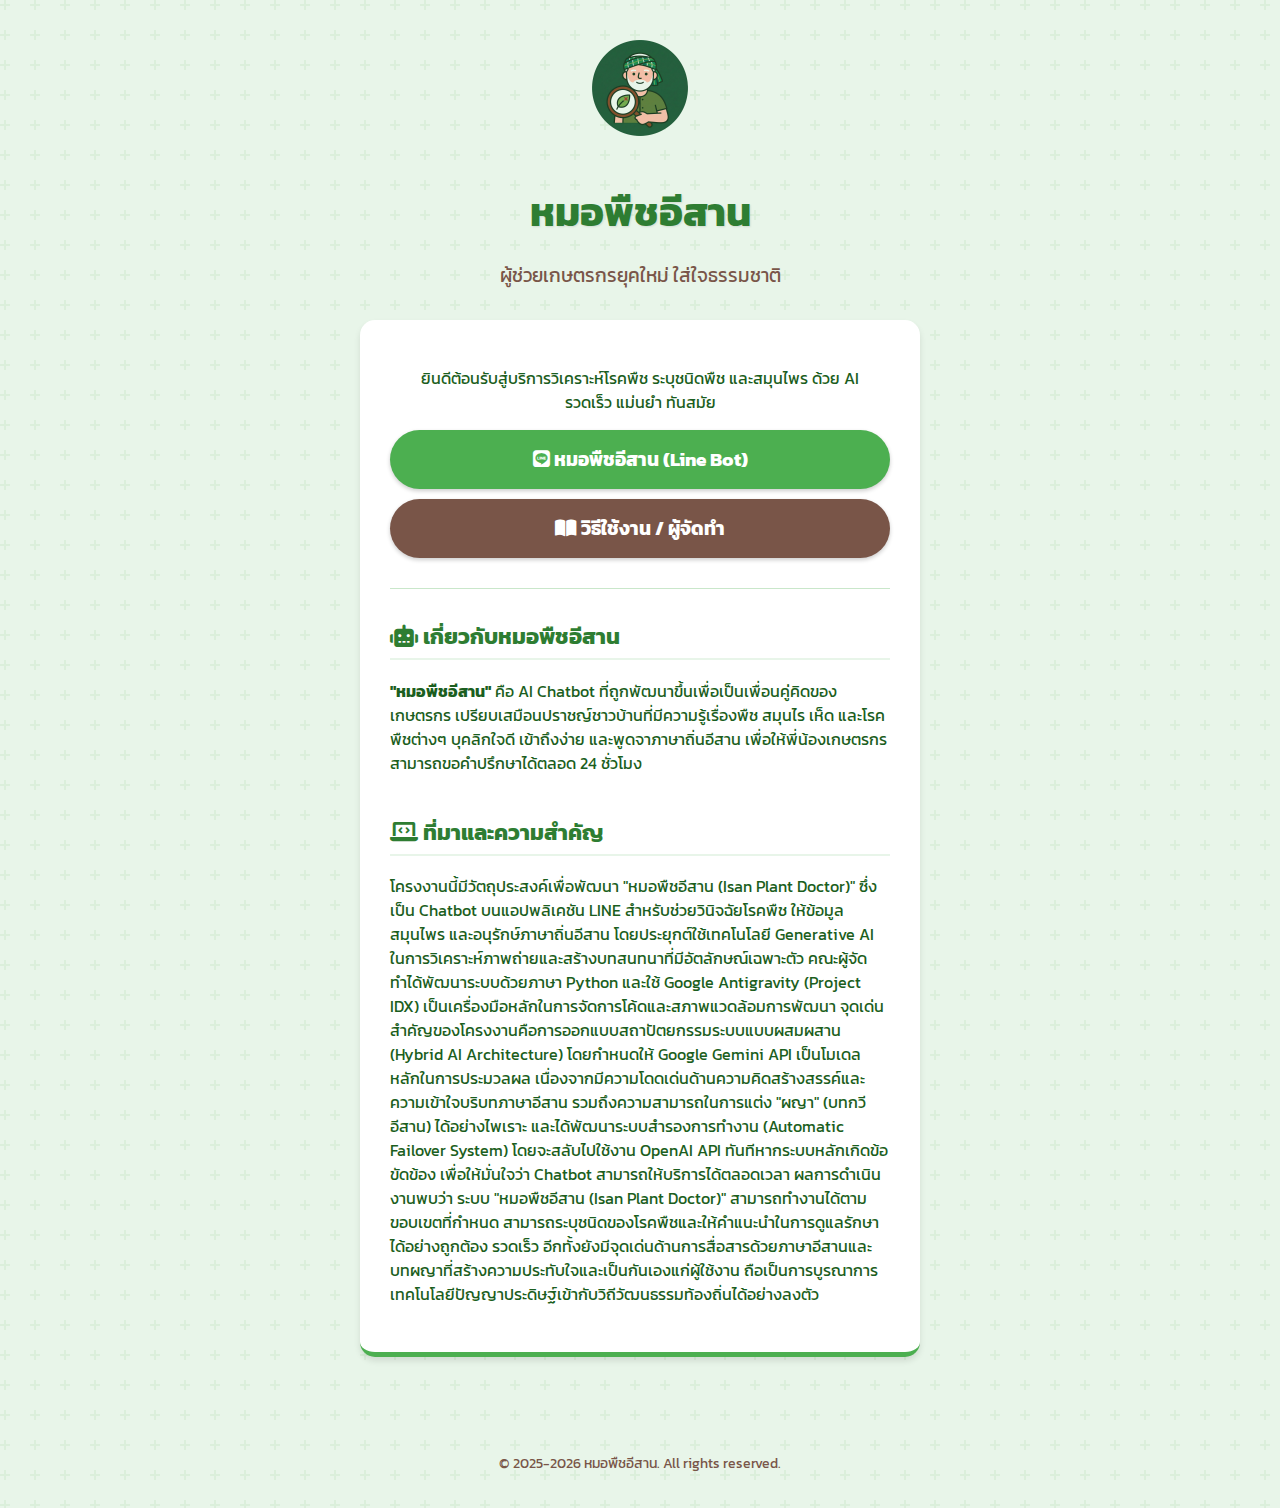
<file: index.html>
<!DOCTYPE html>
<html lang="th">

<head>
    <meta charset="UTF-8">
    <meta name="viewport" content="width=device-width, initial-scale=1.0">
    <title>หมอพืชอีสาน - Line Bot</title>
    <link href="https://fonts.googleapis.com/css2?family=Kanit:wght@300;400;600&display=swap" rel="stylesheet">
    <link rel="stylesheet" href="static/css/style.css">
    <link rel="stylesheet" href="https://cdnjs.cloudflare.com/ajax/libs/font-awesome/6.0.0/css/all.min.css">
</head>

<body>
    <div class="container">
        <header>
            <div class="icon">
                <img src="static/app_logo.png" alt="หมอพืชอีสาน Logo" width="96" height="96">
            </div>
            <h1>หมอพืชอีสาน</h1>
            <p class="subtitle">ผู้ช่วยเกษตรกรยุคใหม่ ใส่ใจธรรมชาติ</p>
        </header>

        <main class="card">
            <p>ยินดีต้อนรับสู่บริการวิเคราะห์โรคพืช ระบุชนิดพืช และสมุนไพร ด้วย AI <br> รวดเร็ว แม่นยำ ทันสมัย</p>

            <a href="https://line.me/R/ti/p/@375ydkow" class="btn">
                <i class="fab fa-line"></i> หมอพืชอีสาน (Line Bot)
            </a>

            <a href="manual.html" class="btn btn-secondary">
                <i class="fas fa-book-open"></i> วิธีใช้งาน / ผู้จัดทำ
            </a>

            <div class="divider"></div>

            <div class="content-box">
                <h2><i class="fas fa-robot"></i> เกี่ยวกับหมอพืชอีสาน</h2>
                <p><strong>"หมอพืชอีสาน"</strong> คือ AI Chatbot ที่ถูกพัฒนาขึ้นเพื่อเป็นเพื่อนคู่คิดของเกษตรกร
                    เปรียบเสมือนปราชญ์ชาวบ้านที่มีความรู้เรื่องพืช สมุนไร เห็ด และโรคพืชต่างๆ บุคลิกใจดี เข้าถึงง่าย
                    และพูดจาภาษาถิ่นอีสาน เพื่อให้พี่น้องเกษตรกรสามารถขอคำปรึกษาได้ตลอด 24 ชั่วโมง</p>
            </div>

            <br>

            <div class="content-box">
                <h2><i class="fas fa-laptop-code"></i> ที่มาและความสำคัญ</h2>
                <p>โครงงานนี้มีวัตถุประสงค์เพื่อพัฒนา "หมอพืชอีสาน (Isan
                    Plant Doctor)" ซึ่งเป็น Chatbot บนแอปพลิเคชัน LINE สำหรับช่วยวินิจฉัยโรคพืช ให้ข้อมูลสมุนไพร
                    และอนุรักษ์ภาษาถิ่นอีสาน โดยประยุกต์ใช้เทคโนโลยี
                    Generative AI ในการวิเคราะห์ภาพถ่ายและสร้างบทสนทนาที่มีอัตลักษณ์เฉพาะตัว
                    คณะผู้จัดทำได้พัฒนาระบบด้วยภาษา Python และใช้ Google Antigravity (Project IDX)
                    เป็นเครื่องมือหลักในการจัดการโค้ดและสภาพแวดล้อมการพัฒนา
                    จุดเด่นสำคัญของโครงงานคือการออกแบบสถาปัตยกรรมระบบแบบผสมผสาน (Hybrid AI Architecture) โดยกำหนดให้
                    Google Gemini API เป็นโมเดลหลักในการประมวลผล
                    เนื่องจากมีความโดดเด่นด้านความคิดสร้างสรรค์และความเข้าใจบริบทภาษาอีสาน รวมถึงความสามารถในการแต่ง
                    "ผญา" (บทกวีอีสาน)
                    ได้อย่างไพเราะ และได้พัฒนาระบบสำรองการทำงาน (Automatic Failover System) โดยจะสลับไปใช้งาน OpenAI API
                    ทันทีหากระบบหลักเกิดข้อขัดข้อง เพื่อให้มั่นใจว่า Chatbot สามารถให้บริการได้ตลอดเวลา
                    ผลการดำเนินงานพบว่า ระบบ "หมอพืชอีสาน (Isan Plant Doctor)" สามารถทำงานได้ตามขอบเขตที่กำหนด
                    สามารถระบุชนิดของโรคพืชและให้คำแนะนำในการดูแลรักษาได้อย่างถูกต้อง รวดเร็ว
                    อีกทั้งยังมีจุดเด่นด้านการสื่อสารด้วยภาษาอีสานและบทผญาที่สร้างความประทับใจและเป็นกันเองแก่ผู้ใช้งาน
                    ถือเป็นการบูรณาการเทคโนโลยีปัญญาประดิษฐ์เข้ากับวิถีวัฒนธรรมท้องถิ่นได้อย่างลงตัว
                </p>
            </div>
        </main>
    </div>

    <footer>
        <p>&copy; 2025-2026 หมอพืชอีสาน. All rights reserved.</p>
    </footer>
</body>

</html>
</file>
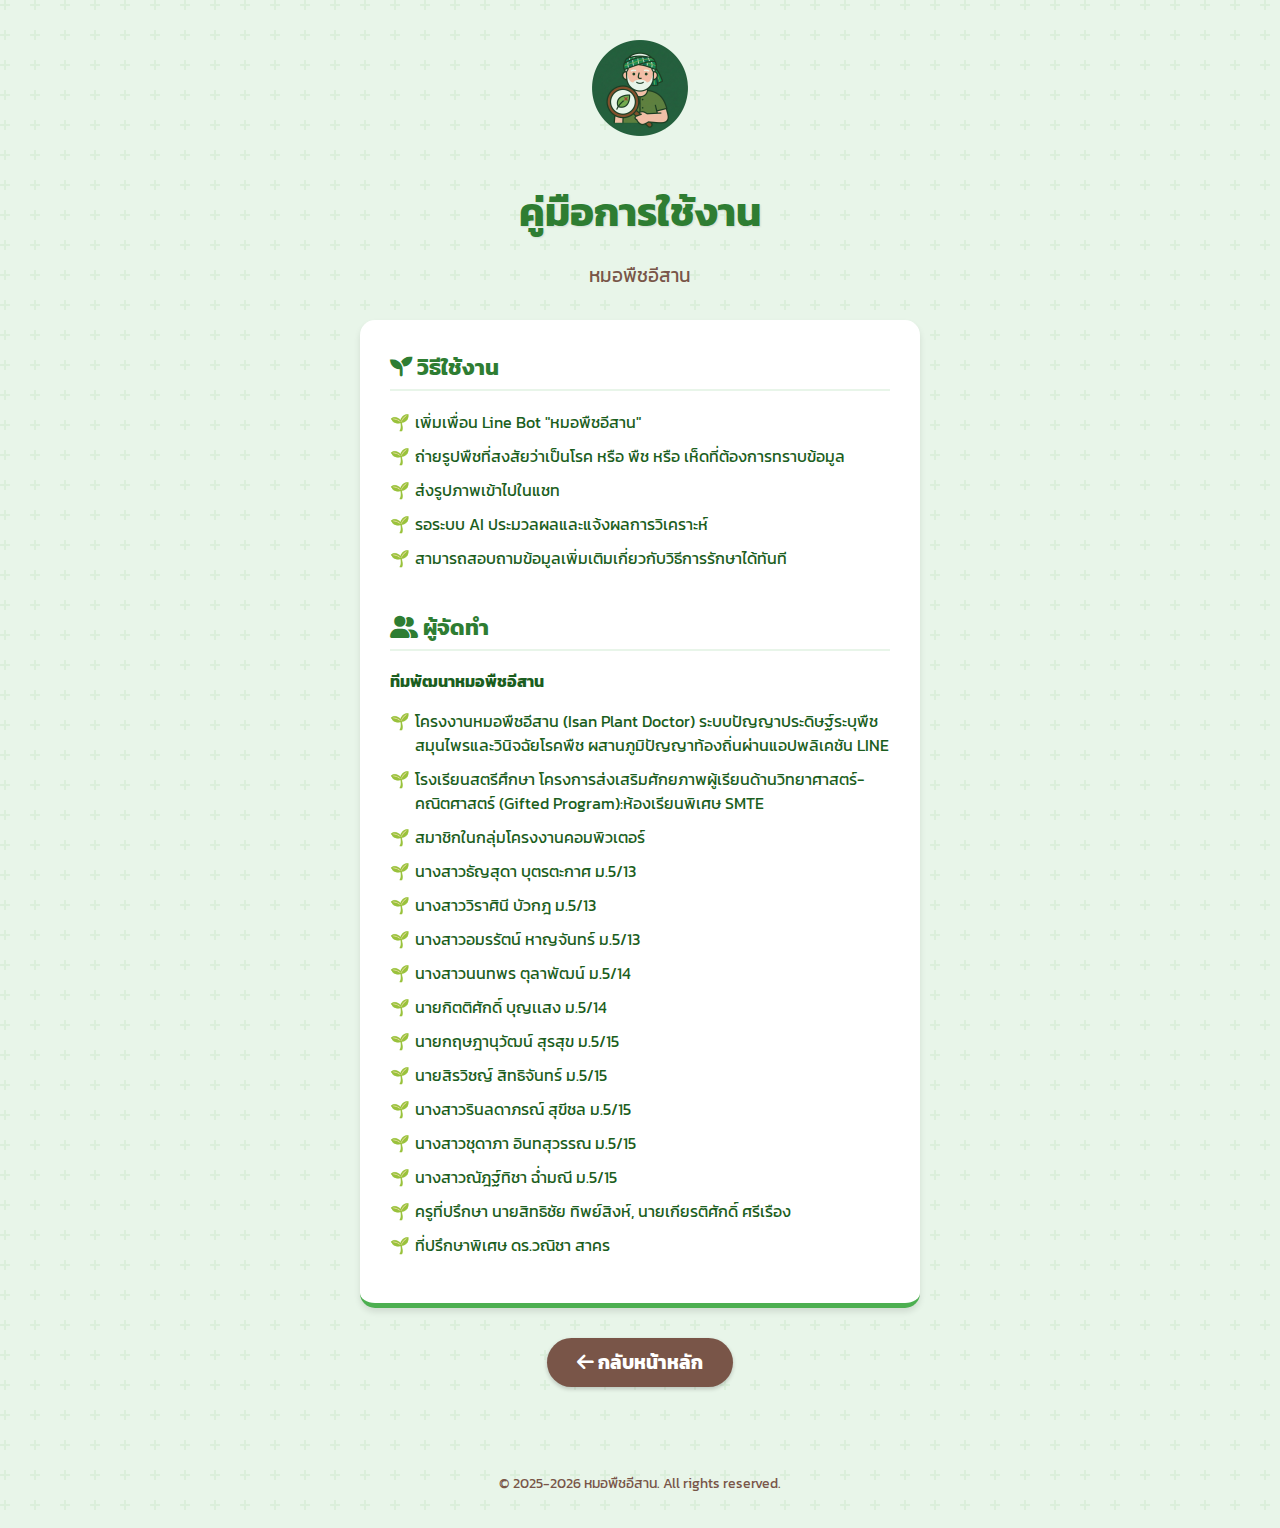
<file: manual.html>
<!DOCTYPE html>
<html lang="th">

<head>
    <meta charset="UTF-8">
    <meta name="viewport" content="width=device-width, initial-scale=1.0">
    <title>วิธีใช้งาน - หมอพืชอีสาน</title>
    <link href="https://fonts.googleapis.com/css2?family=Kanit:wght@300;400;600&display=swap" rel="stylesheet">
    <link rel="stylesheet" href="static/css/style.css">
    <link rel="stylesheet" href="https://cdnjs.cloudflare.com/ajax/libs/font-awesome/6.0.0/css/all.min.css">
</head>

<body>
    <div class="container">
        <header>
            <div class="icon">
                <img src="static/app_logo.png" alt="หมอพืชอีสาน Logo" width="96" height="96">
            </div>
            <h1>คู่มือการใช้งาน</h1>
            <p class="subtitle">หมอพืชอีสาน</p>
        </header>

        <main class="card content-box">
            <h2><i class="fas fa-seedling"></i> วิธีใช้งาน</h2>
            <ul>
                <li>เพิ่มเพื่อน Line Bot "หมอพืชอีสาน"</li>
                <li>ถ่ายรูปพืชที่สงสัยว่าเป็นโรค หรือ พืช หรือ เห็ดที่ต้องการทราบข้อมูล</li>
                <li>ส่งรูปภาพเข้าไปในแชท</li>
                <li>รอระบบ AI ประมวลผลและแจ้งผลการวิเคราะห์</li>
                <li>สามารถสอบถามข้อมูลเพิ่มเติมเกี่ยวกับวิธีการรักษาได้ทันที</li>
            </ul>

            <br>

            <h2><i class="fas fa-user-friends"></i> ผู้จัดทำ</h2>
            <p><strong>ทีมพัฒนาหมอพืชอีสาน</strong></p>
            <ul>
                <li>โครงงานหมอพืชอีสาน (Isan Plant Doctor) ระบบปัญญาประดิษฐ์ระบุพืชสมุนไพรและวินิจฉัยโรคพืช
                    ผสานภูมิปัญญาท้องถิ่นผ่านแอปพลิเคชัน LINE
                </li>
                <li>โรงเรียนสตรีศึกษา โครงการส่งเสริมศักยภาพผู้เรียนด้านวิทยาศาสตร์-คณิตศาสตร์ (Gifted
                    Program):ห้องเรียนพิเศษ SMTE </li>
                <li>สมาชิกในกลุ่มโครงงานคอมพิวเตอร์</li>
                <li>นางสาวธัญสุดา บุตรตะกาศ ม.5/13</li>
                <li>นางสาววิราศินี บัวกฎ ม.5/13</li>
                <li>นางสาวอมรรัตน์ หาญจันทร์ ม.5/13</li>
                <li>นางสาวนนทพร ตุลาพัฒน์ ม.5/14</li>
                <li>นายกิตติศักดิ์ บุญเเสง ม.5/14</li>
                <li>นายกฤษฎานุวัฒน์ สุรสุข ม.5/15</li>
                <li>นายสิรวิชญ์ สิทธิจันทร์ ม.5/15</li>
                <li>นางสาวรินลดาภรณ์ สุขีชล ม.5/15</li>
                <li>นางสาวชุดาภา อินทสุวรรณ ม.5/15</li>
                <li>นางสาวณัฎฐ์ทิชา ฉ่ำมณี ม.5/15</li>
                <li>ครูที่ปรึกษา นายสิทธิชัย ทิพย์สิงห์, นายเกียรติศักดิ์ ศรีเรือง</li>
                <li>ที่ปรึกษาพิเศษ ดร.วณิชา สาคร</li>
            </ul>
        </main>

        <div style="text-align: center; margin-top: 20px;">
            <a href="index.html" class="btn btn-secondary"
                style="display: inline-block; width: auto; padding: 10px 30px;">
                <i class="fas fa-arrow-left"></i> กลับหน้าหลัก
            </a>
        </div>
    </div>

    <footer>
        <p>&copy; 2025-2026 หมอพืชอีสาน. All rights reserved.</p>
    </footer>
</body>

</html>
</file>
<file: static/css/style.css>
:root {
    --primary-green: #2e7d32;
    --secondary-green: #4caf50;
    --light-green: #e8f5e9;
    --earth-brown: #795548;
    --text-color: #1b5e20;
    --white: #ffffff;
}

body {
    font-family: 'Kanit', sans-serif;
    margin: 0;
    padding: 0;
    background-color: var(--light-green);
    color: var(--text-color);
    display: flex;
    flex-direction: column;
    min-height: 100vh;
    background-image: url('data:image/svg+xml,%3Csvg width="60" height="60" viewBox="0 0 60 60" xmlns="http://www.w3.org/2000/svg"%3E%3Cg fill="none" fill-rule="evenodd"%3E%3Cg fill="%23a5d6a7" fill-opacity="0.2"%3E%3Cpath d="M36 34v-4h-2v4h-4v2h4v4h2v-4h4v-2h-4zm0-30V0h-2v4h-4v2h4v4h2V6h4V4h-4zM6 34v-4H4v4H0v2h4v4h2v-4h4v-2H6zM6 4V0H4v4H0v2h4v4h2V6h4V4H6z"/%3E%3C/g%3E%3C/g%3E%3C/svg%3E');
}

.container {
    max-width: 600px;
    margin: 0 auto;
    padding: 40px 20px;
    text-align: center;
    flex: 1;
    width: 100%;
    box-sizing: border-box;
}

header {
    margin-bottom: 30px;
}

h1 {
    color: var(--primary-green);
    font-size: 2.5rem;
    margin-bottom: 0.5rem;
    text-shadow: 1px 1px 2px rgba(0, 0, 0, 0.1);
}

p.subtitle {
    font-size: 1.2rem;
    color: var(--earth-brown);
}

.card {
    background: var(--white);
    border-radius: 15px;
    padding: 30px;
    box-shadow: 0 4px 6px rgba(0, 0, 0, 0.1);
    margin-bottom: 20px;
    border-bottom: 5px solid var(--secondary-green);
}

.btn {
    display: block;
    width: 100%;
    padding: 15px;
    margin: 10px 0;
    background-color: var(--secondary-green);
    color: var(--white);
    text-decoration: none;
    border-radius: 50px;
    font-size: 1.2rem;
    font-weight: bold;
    transition: transform 0.2s, background-color 0.2s;
    box-sizing: border-box;
    box-shadow: 0 2px 4px rgba(0, 0, 0, 0.2);
}

.btn:hover {
    background-color: var(--primary-green);
    transform: translateY(-2px);
}

.btn-secondary {
    background-color: var(--earth-brown);
}

.btn-secondary:hover {
    background-color: #5d4037;
}

.icon {
    font-size: 3rem;
    margin-bottom: 15px;
    color: var(--secondary-green);
}

.divider {
    height: 1px;
    background-color: var(--secondary-green);
    margin: 30px 0;
    opacity: 0.3;
}

footer {
    text-align: center;
    padding: 20px;
    color: var(--earth-brown);
    font-size: 0.9rem;
    margin-top: auto;
}

.content-box {
    text-align: left;
}

.content-box h2 {
    color: var(--primary-green);
    border-bottom: 2px solid var(--light-green);
    padding-bottom: 5px;
    margin-top: 0;
    font-size: 1.4rem;
}

.content-box ul {
    list-style-type: none;
    padding-left: 0;
}

.content-box li {
    margin-bottom: 10px;
    padding-left: 25px;
    position: relative;
}

.content-box li::before {
    content: "🌱";
    position: absolute;
    left: 0;
    top: 0;
}
</file>
